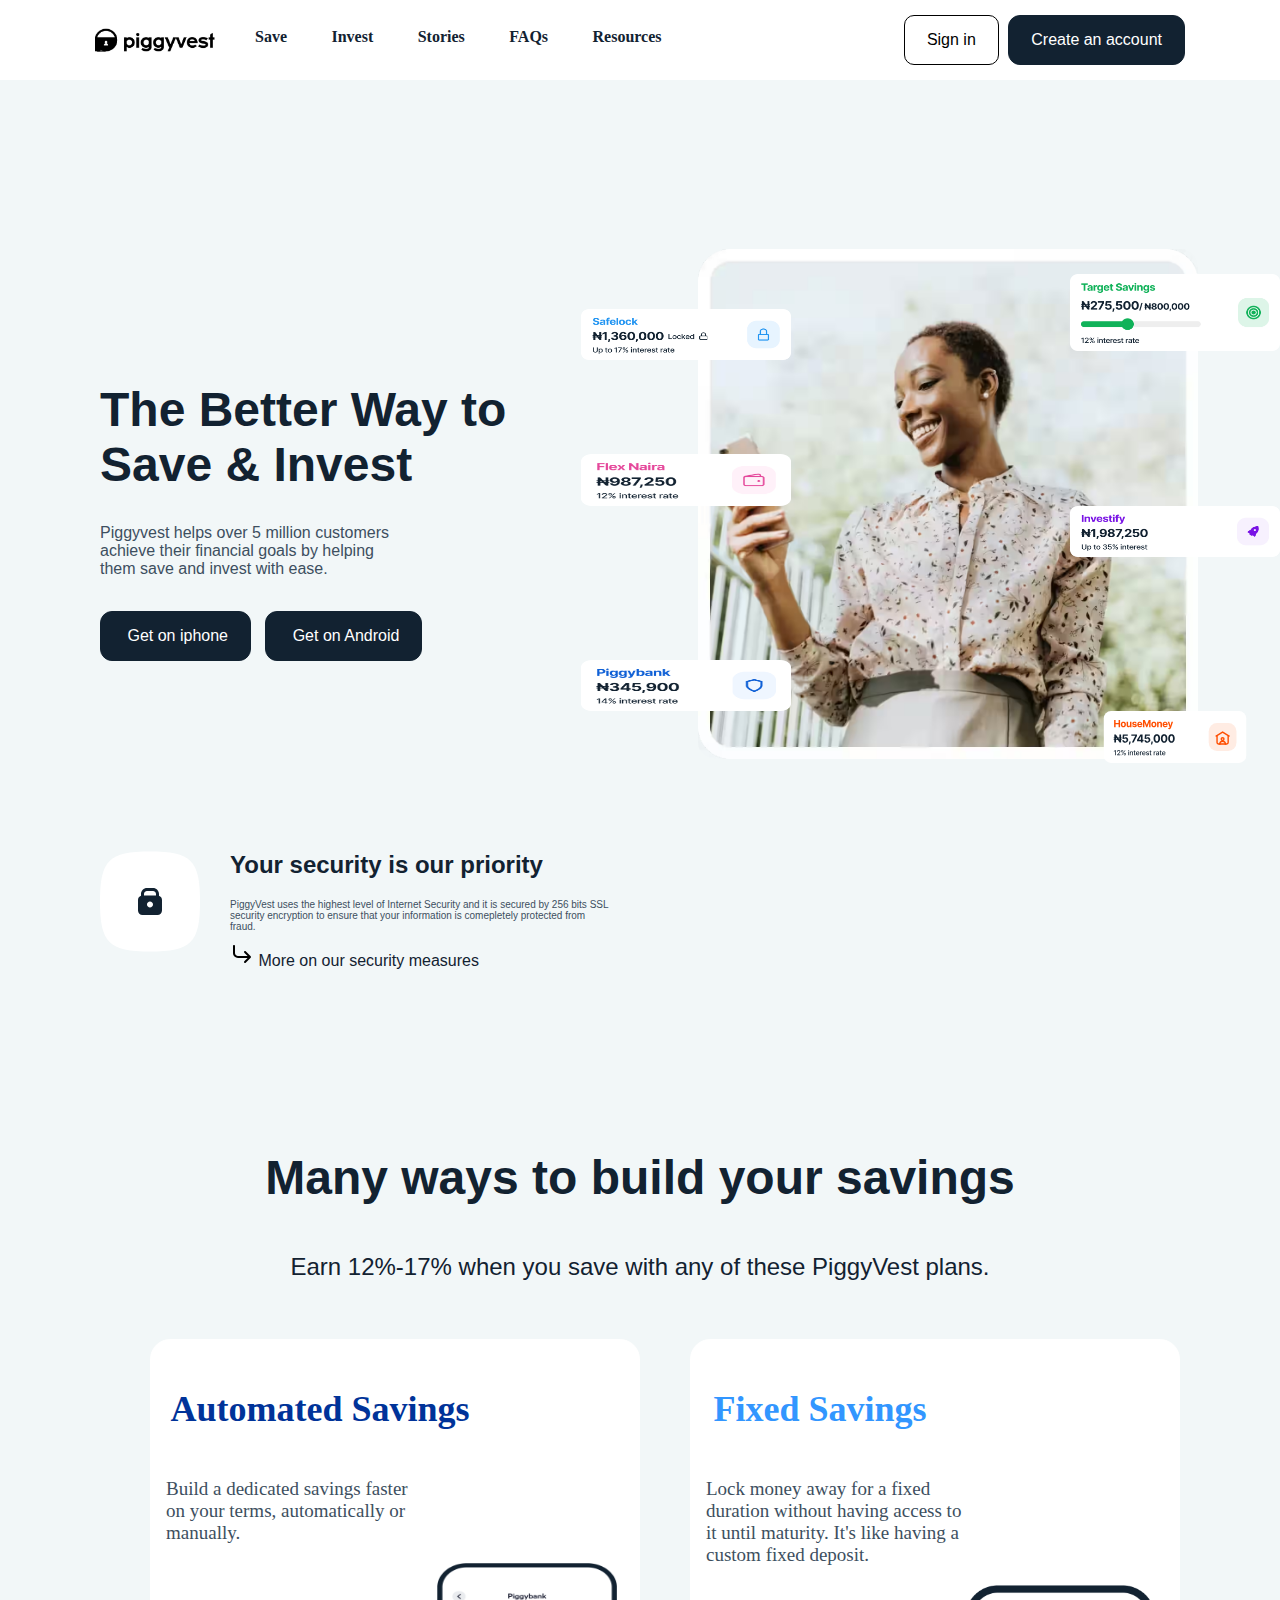
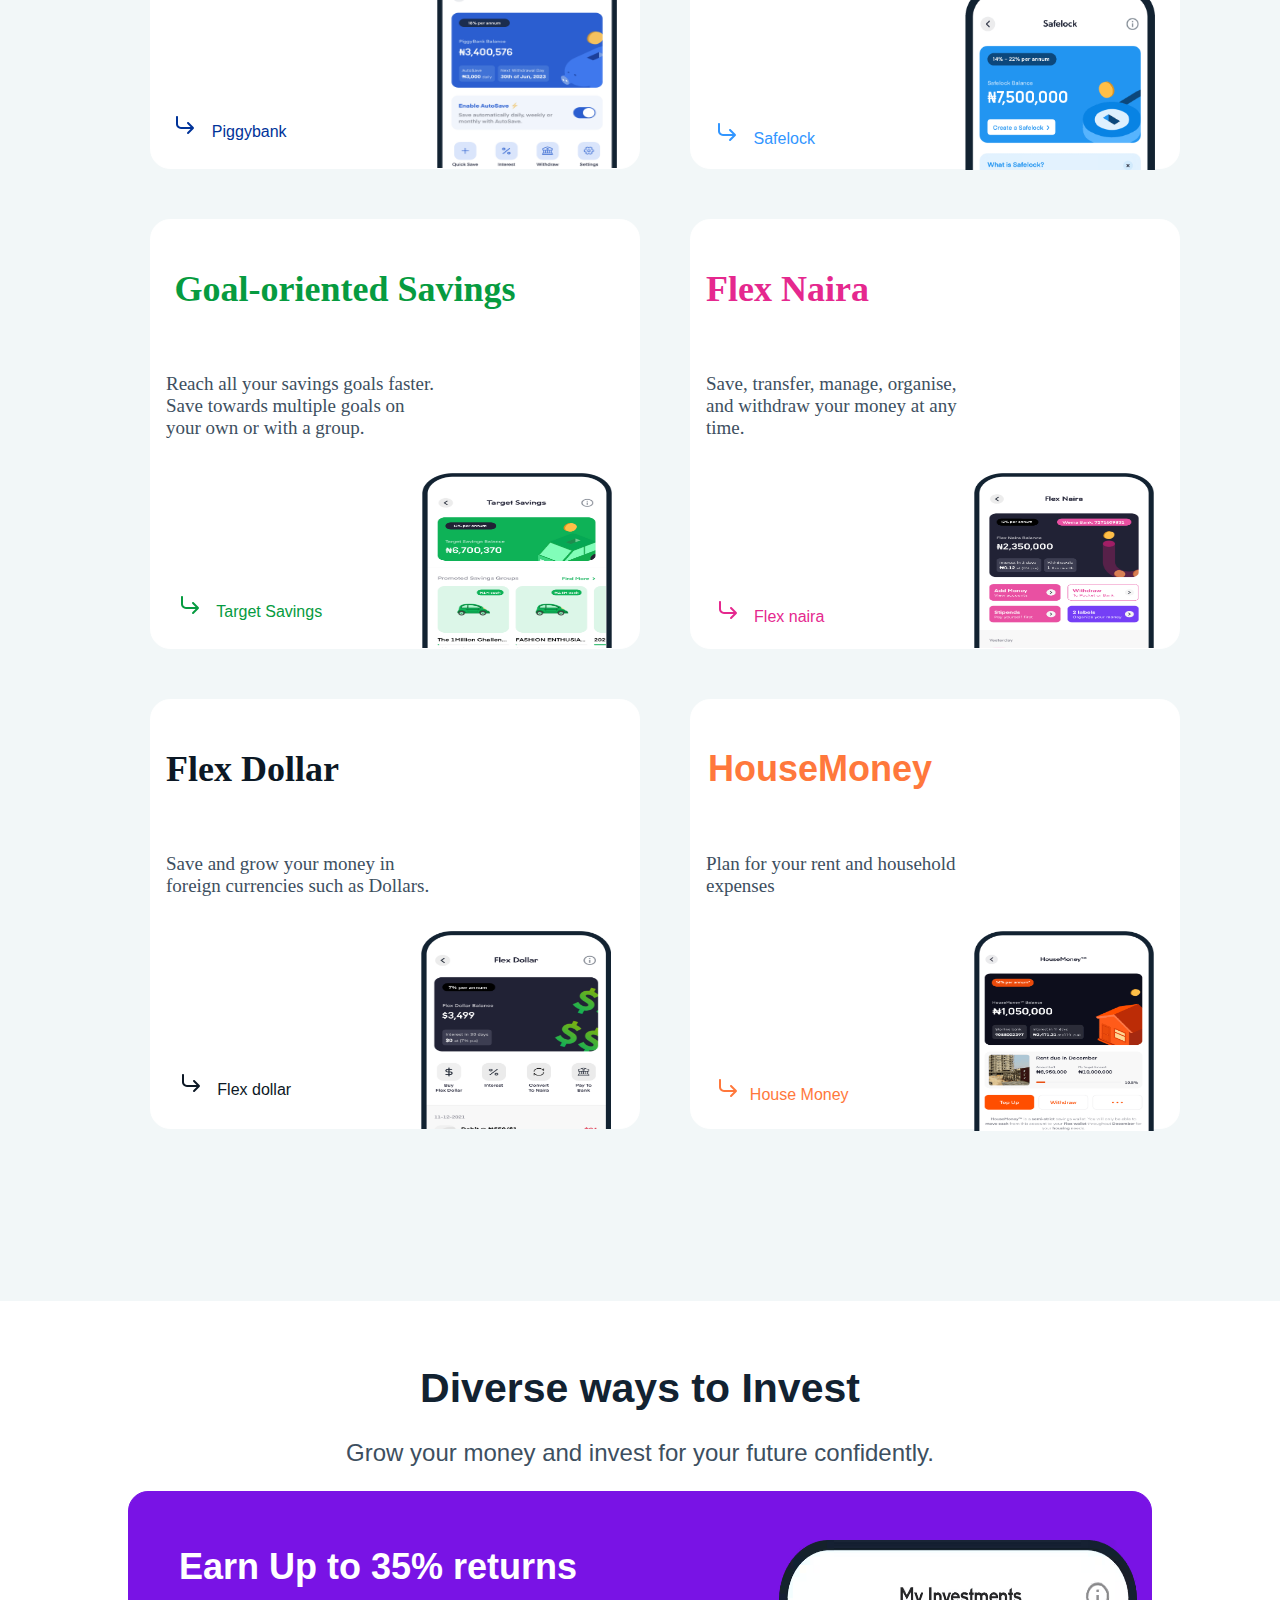
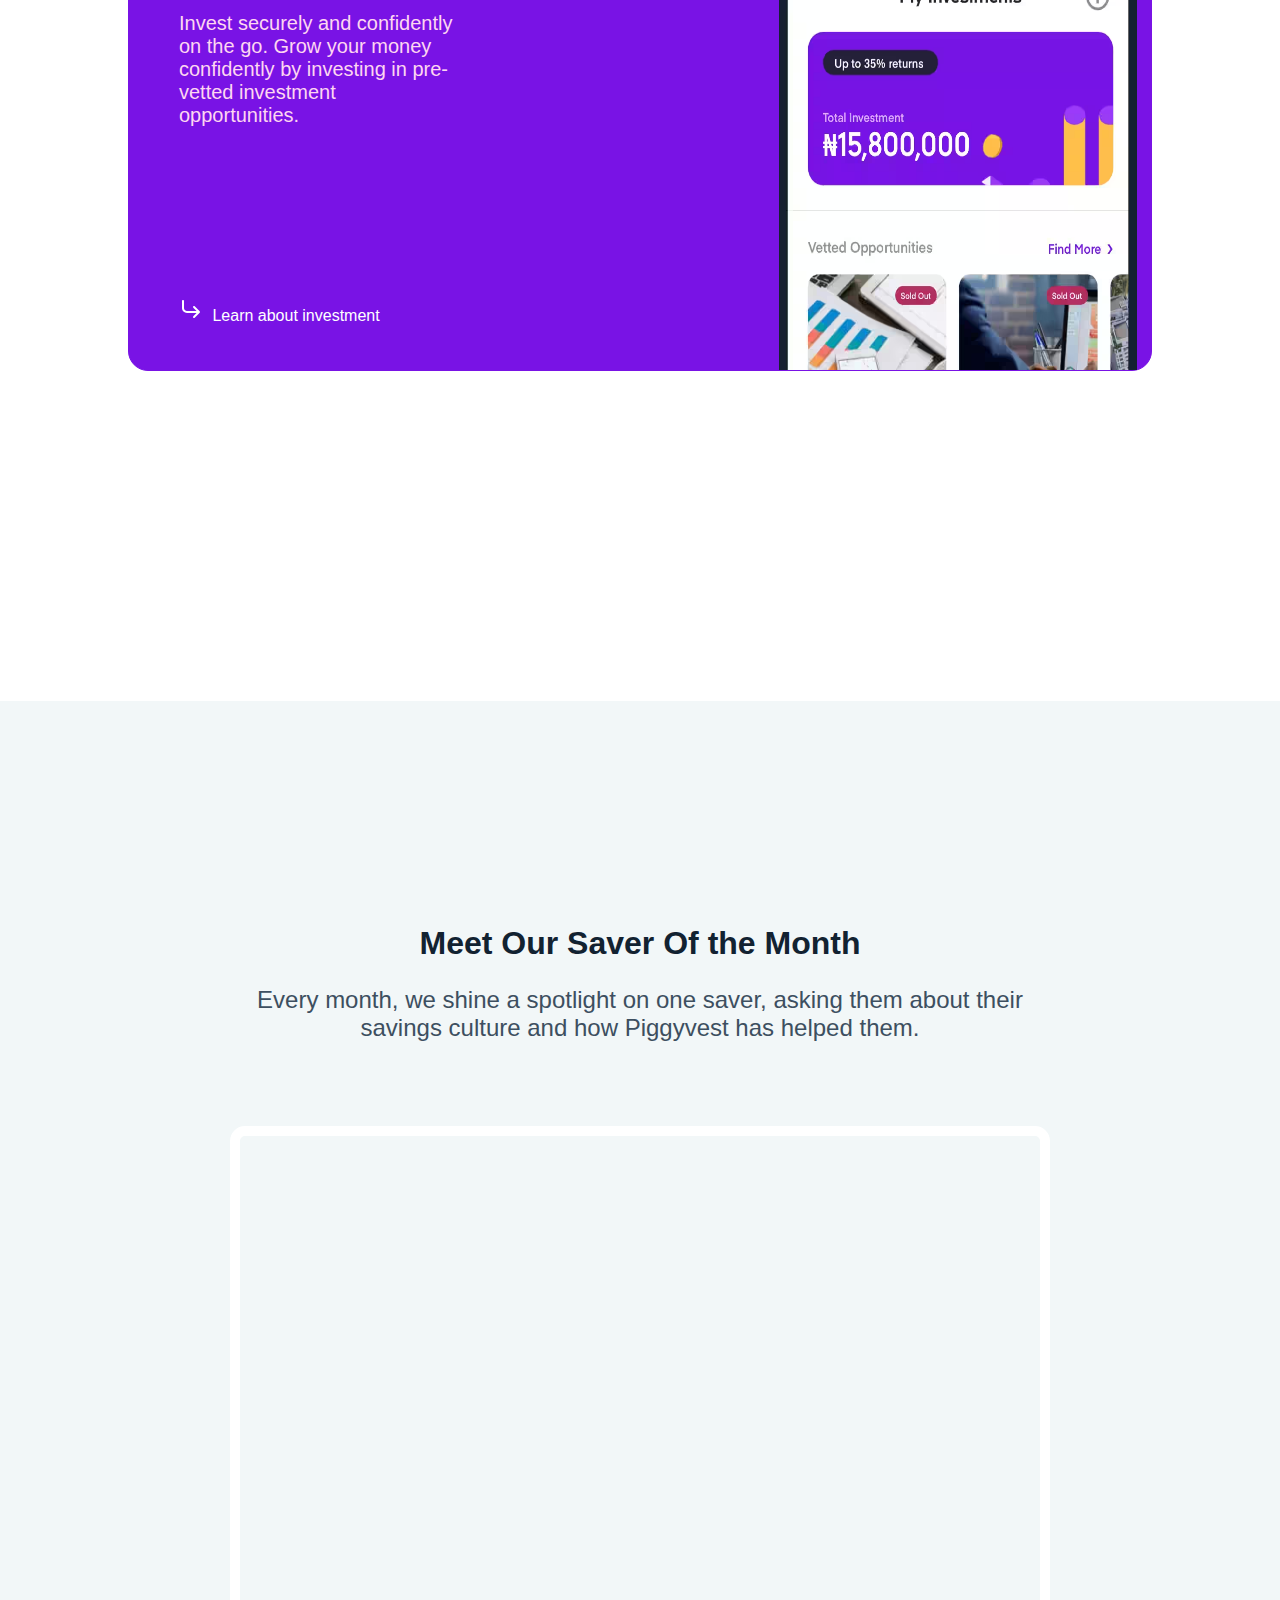
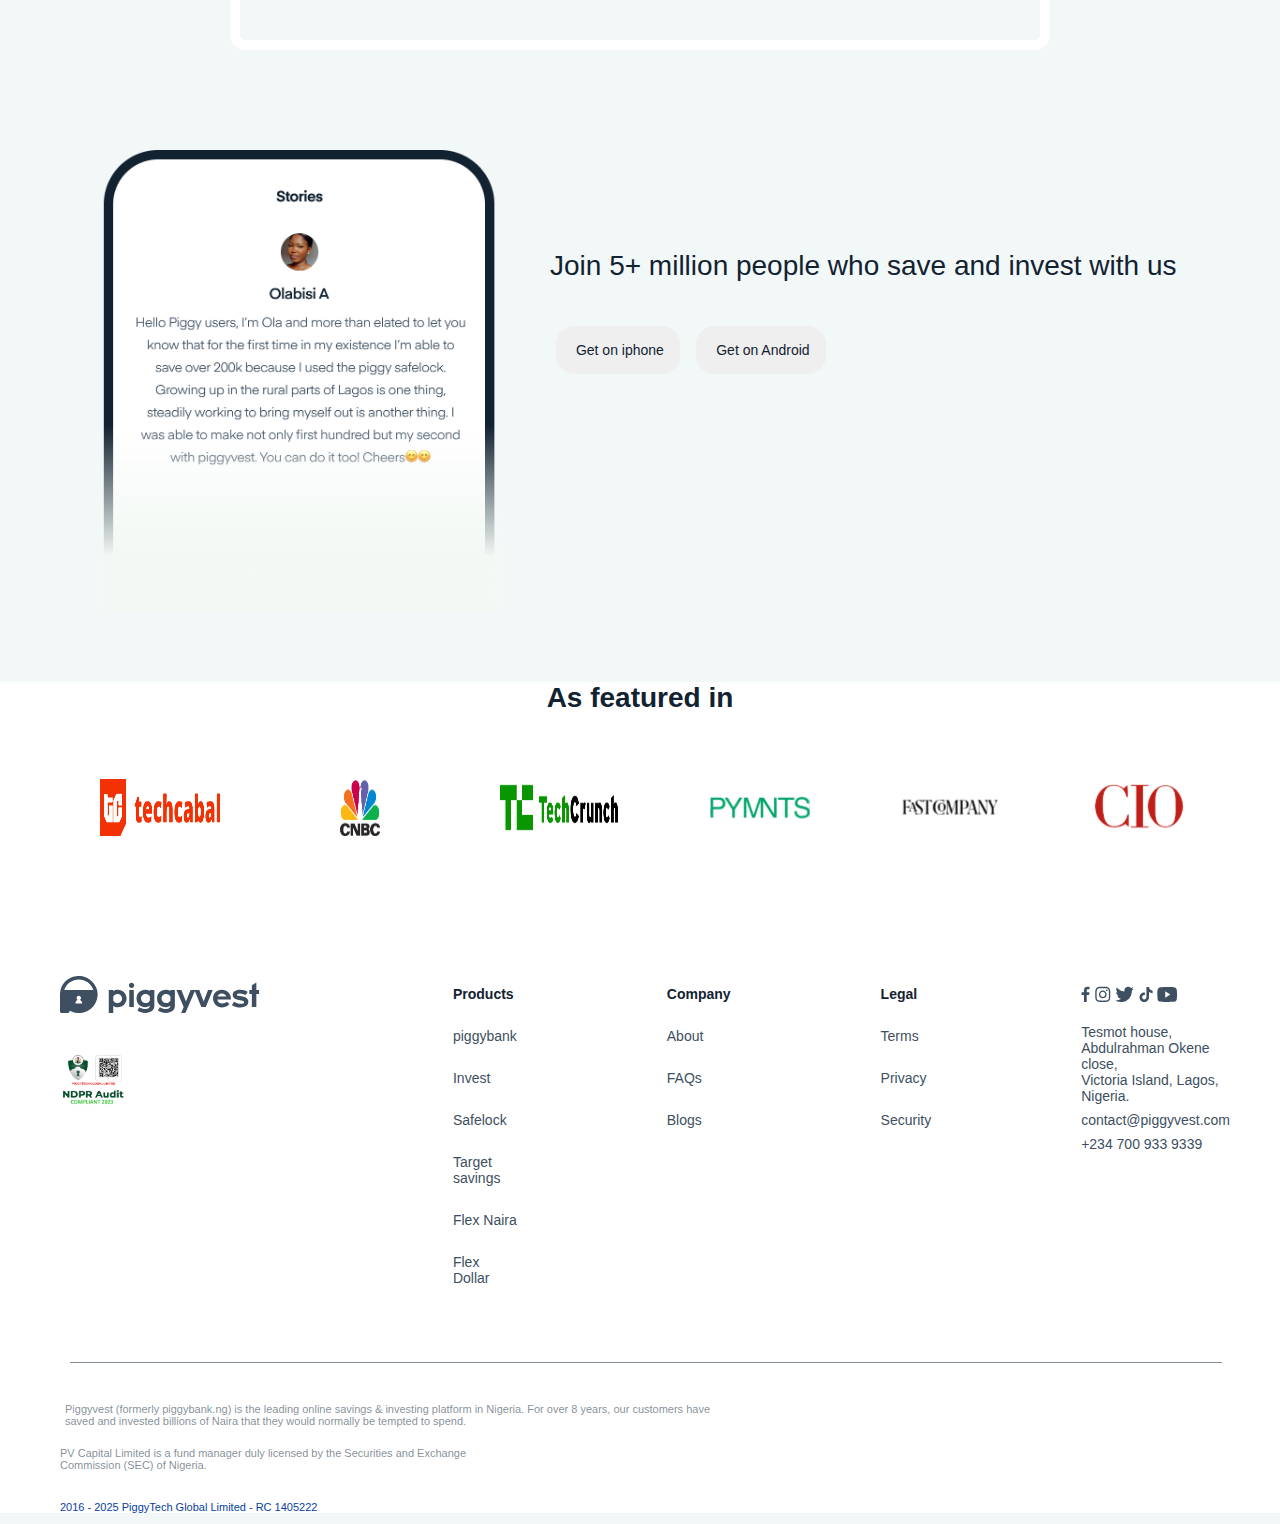
<file: index.html>
<!DOCTYPE html>
<html lang="en">
<head>
    <meta charset="UTF-8">
    <meta name="viewport" content="width=device-width, initial-scale=1.0">
    <title>piggy vest page 2</title>
    <link rel="stylesheet" href="./assets/style.css">
    <link rel="stylesheet"href="https://cdnjs.cloudflare.com/ajax/libs/font-awesome/6.6.0/css/all.min.css" integrity="sha512-Kc323vGBEqzTmouAECnVceyQqyqdsSiqLQISBL29aUW4U/M7pSPA/gEUZQqv1cwx4OnYxTxve5UMg5GT6L4JJg==" crossorigin="anonymous" referrerpolicy="no-referrer" />
</head>
<body> 
    <!-- Header design -->
     <header class="header">
        <div class="header-nav">
      <img src="assets/image/piggyvest 3.jpg" width="120px" alt="">
       <nav  class="navbar">
                <a href="#">Save</a>
                <a href="#">Invest</a>
                <a href="#">Stories</a>
                <a href="#">FAQs</a>
                <a href="#">Resources</a>
                </nav>
            </div>
            <div class="signin-div">
            <button class="Signin">Sign in</button>
            <button class="Create">Create an account</button>
        </div>
            </header> 

        <!-- <input type="checkbox" id="check">
       <label for="seen" class="close-menu"><i class="fa-solid fa-xmark"></i></label>
        <label for="check" class="open-menu"><i class="fa-solid fa-bars"></i></label> -->
 
    <!-- first Sections -->

    
        <section class="home-page">
            <div class="home-content">
        <h1>The Better Way to Save & Invest</h1>
<p>Piggyvest helps over 5 million customers <br>
     achieve their financial goals by helping <br>them save and invest with ease.</p>
    <button class="text-logo"><span><i class="fa-brands fa-apple" width="50px"></i></span> &nbsp;Get on iphone</button>
    <button class="text-logo"><span><i class="fa-brands fa-google-play"></i></span> &nbsp;Get on Android</button>
</div>

<div class="imgs">
<img class="header-img" src="assets/image/image 1.avif" alt="header img"style="opacity: 1; border-radius: 16px;width: 500px; height: unset; top: 0px; left: 0px;">
<div class="imgs-2">
    <img class="header-icon" src="assets/image/safelock img.png" alt="card-img" style="translate:none; rotate: none;scale: none; transform: translate(0px,0px);opacity: 1;">
    <img class="header-icon2" src="assets/flex N img.avif" alt="card-img" style="translate:none; rotate: none;scale: none; transform: translate(0px,0px);opacity: 1;">
    <img class="header-icon3" src="assets/piggyB img.avif" alt="card-img"style="translate:none; rotate: none;scale: none; transform: translate(0px,0px);opacity: 1;">
    <img class="header-icon4" src="assets/image/target s img.png" alt="card-img"style="translate:none; rotate: none;scale: none; transform: translate(0px,0px);opacity: 1;">
    <img class="header-icon5" src="assets/investify img.avif" alt="card-img" style="translate:none; rotate: none;scale: none; transform: translate(0px,0px);opacity: 1;">
    <img class="header-icon6" src="assets/housemoney img.svg" alt="card-img"style="translate:none; rotate: none;scale: none; transform: translate(0px,0px);opacity: 1;">
</div>
</div>
</section>


<div class="security-lock">
    <div class="logo">
<img src="assets/image/securitylock (2).svg">
</div>
<div>
<h2>
    Your security is our priority
</h2>
<p>
    PiggyVest uses the highest level of Internet Security and it is secured by 256 bits SSL <br> security encryption to ensure that your information is comepletely protected from fraud.
</p> 
<img src="assets/image/arrow-turn-down-right.svg" width="24px" alt="">
<a href="#"> More on our security measures</a> 
</div>
</div>
<!-- ============================= -->  
<!-- second section done -->
 <div class="content">
    <h3>Many ways to build your savings</h3>
    <p>Earn 12%-17% when you save with any of these PiggyVest plans.
    </p>
 </div>
 <!-- animation session -->
 <div class="container">
     <div class="first-box">
    <h4> 
    Automated Savings</h4> 
    <p>Build a dedicated savings faster <br>
         on your terms, automatically or <br>
          manually.
    </p>
    <div class="piggyimage">
        <div class="piggy-logo">
        <img src="assets/image/arrow-turn-down-right copy .svg" width="24px" alt="">
       <a href="#">Piggybank</a>
       </div>
       <img class="side-image" src="assets/image/one.png" width="180px" height="205x" alt="">
    </div>
</div>  
<!-- ======================================= -->
    <div class="second-box">
        <h4>
        Fixed Savings
        </h4>
        <p>Lock money away for a fixed <br>
            duration without having access to <br>
            it until maturity. It's like having a  <br>
            custom fixed deposit.
        </p> 
         <div class="safelock">
            <div class="safelock-logo">
        <img src="assets/image/arrow-turn-down-right copy  copy.svg" width="24px" alt="">
        <a href="#">Safelock</a>
    </div>
    <img class="safelock-img" src="assets/image/two.png" width="190px" height="185px" alt="">
 </div>
</div>

<!-- ======================== -->
 <div class="Third">
    <h4>
     Goal-oriented Savings
    </h4>
    <p>
        Reach all your savings goals faster. <br>
         Save towards multiple goals on <br>
          your own or with a group.
    </p> 
     <div class="Target-savings">
        <div class="Target-logo">
    <img src="assets/image/arrow-turn-down-right copy  copy 2.svg" width="24px" alt="">
    <a href="#">Target Savings</a>
</div>
<img class="Target-img" src="assets/image/four.png" width="190px" height="175px" alt="">
</div>
 </div> 
<!-- =============================== -->
 <div class="Fourth">
<h4>
Flex Naira
</h4>
<p>
 Save, transfer, manage, organise, <br>
  and withdraw your money at any  <br>
  time.
</p> 
<div class="flexnaira">
    <div class="flexnaira-logo">
<img src="assets/image/arrow-turn-down-right copy  copy 3.svg" width="24px" alt="">
<a href="#">Flex naira</a>
</div>
<img class="flexnaira-img" src="assets/image/Three.png" width="180px" height="175px" alt="">
 </div> 
 </div>
<!-- ========= -->
    <div class="Fifth-box">
    <h4>
    Flex Dollar
    </h4>
    <p>
 Save and grow your money in <br>
  foreign currencies such as Dollars.
    </p>
    <div class="flex-dollar">
        <div class="flex-dollar-logo">
    <img src="assets/image/arrow-turn-down-right copy  copy 4.svg" width="24px" alt="">
    <a href="#">Flex dollar</a>
</div>
<img class="flex-dollar-img" src="assets/image/five.png" width="190px" height="198px" alt="">
</div> 
</div>
<!-- ======================= -->
 <div class="sixth">
    <h4>
    HouseMoney
    </h4>
    <p>
       Plan for your rent and household <br>
       expenses
    </p> 
    <div class="HouseMoney">
        <div class="HouseMoney-logo">
    <img src="assets/image/arrow-turn-down-right copy  copy 5.svg" width="24px" alt="">
    <a href="#">House Money</a>
</div>
<img class="HouseMoney-img" src="assets/image/Six.png" width="180" height="200px" alt="">
</div> 
</div>  
 </div> 

<!-- ======================================== -->
<br><br><br><br>
<div class="white-bgrd"><br><br>
    <h1 class="diverse">Diverse ways to Invest</h1>
    <p class="grow">Grow your money and invest for your future confidently.</p>
    <div class="purple-bgrd">
    <h1>Earn Up to 35% returns</h1>
    <p>
    Invest securely and confidently <br>
    on the go. Grow your money <br>
    confidently by investing in pre- <br>
    vetted investment <br>
    opportunities. <br>
    </p>
     <div class="learnabout">
        <div  class="learnabout-logo">
            <img src="assets/image/arrow-turn-down-right copy  copy 6.svg" width="24px" alt="">
        <a href="#">Learn about investment</a>
        </div>
        <img class="learnabout-image" src="assets/purple image.avif">
    </div>
   </div>
</div>
</div><br>
<br><br><br><br><br><br><br>
<!-- =========== -->
<div class="best-saver">
    <h1>Meet Our Saver Of the Month</h1>
    <p>Every month, we shine a spotlight on one saver, asking them about their <br>
         savings culture and how Piggyvest has helped them.</p>
</div>
<div class="video-div">
   <div class="video-div2">
<iframe class="iframe" width="800" height="500" src="https://www.youtube.com/embed/9KUFcATNEtk?si=FCV2m8ekFzoYcHLY" title="YouTube video player" frameborder="0" allow="accelerometer; autoplay; clipboard-write; encrypted-media; gyroscope; picture-in-picture; web-share" referrerpolicy="strict-origin-when-cross-origin" allowfullscreen></iframe>
</div>
</div>
<!-- ================================================-->
    <div class="Writeup">
        <div class="Olabisi-pics">
        <img src="assets/Olabisi writeup.png" alt="" width="400px">
    </div>
    <div class="join-content">
        <div>Join 5+ million people who save and invest with us</div>
        <br>
        <button ><span><i class="fa-brands fa-apple" width="50px"></i></span> &nbsp;Get on iphone</button>
        <button ><span><i class="fa-brands fa-google-play"></i></span> &nbsp;Get on Android</button> 
    </div>
</div>
<!-- Featured header -->
 <div class="back-container">
    <div class="header-container"> 
<h6 class="featured-header">As featured in</h6>
</div>
<div class="featured-images">
    <img src="assets/tclogo@2x.png" alt="" width="120px">
 <img src="assets/Cnbc.png" alt="" width="100px">
    <img src="assets/Tech crunch.png" alt="" width="120px">
    <img src="assets/pym-removebg-preview.svg" alt="" width="100px">
    <img src="assets/fast.svg" alt="" width="100px">
    <img src="assets/cio.svg" alt="" width="100px">
</div>
<!--============================== -->
<div class="bigger-div">
<Div class="Logos">
<div>
    <img src="assets/new piggy.svg" width="200px" alt=""  src="assets/compliance-27923b9c92565dcd4d9750070c39f3a3 (1).avif" alt="" width="5%">
</div><br> <br>
<div>
    <img src="assets/compliance-27923b9c92565dcd4d9750070c39f3a3 (1).avif" alt="" width="20%">
</div>
</Div>
<!-- ===================== -->
    <div class="parent-div">
<div class="Products">
    <div class="header-tag"> <b>Products</b></div><br>
    <div class="header-i">piggybank</div><br>
    <div class="header-i">Invest</div><br>
    <div class="header-i">Safelock</div><br>
    <div class="header-i">Target savings <br> </div> <br>
    <div class="header-i">Flex Naira</div><br>
    <div class="header-i">Flex Dollar</div><br>
</div> 
<div class="Company">
    <div class="header-tag"><b>Company</b></div><br>
    <div class="header-i">About</div><br>
    <div class="header-i">FAQs</div><br>
    <div class="header-i">Blogs</div><br>
</div>
<div class="Legal">
    <div class="header-tag"> <b>Legal</b></div><br>
    <div class="header-i">Terms</div><br>
    <div class="header-i">Privacy</div><br>
    <div class="header-i">Security</div><br>
</div>
<div class="picts">
    <div class="pictures-div">
<img src="assets/image/facebook F.svg" alt="">
<img src="assets/image/insta G.svg" alt="">
<img src="assets/image/Twitter T.svg" alt="">
<img src="assets/image/bluetooth icon.svg" alt="">
<img src="assets/image/play P.svg" alt="">
    </div> <br>
    <div>
        <p class="tesmot-para">Tesmot house, Abdulrahman Okene close, <br>
             Victoria Island, Lagos, Nigeria.</p>
   <p class="tesmot-para">contact@piggyvest.com</p>
   <p class="tesmot-para">+234 700 933 9339</p>
    </div>
</div>
</div>
</div>
<div class="line"></div>
<div class="About">
    <p class="About-para">Piggyvest (formerly piggybank.ng) is the leading online savings & investing platform in Nigeria. For over 8 years, our customers have <br>
        saved and invested billions of Naira that they would normally be tempted to spend.</p>
<p class="About-para1">PV Capital Limited is a fund manager duly licensed by the Securities and Exchange <br>
     Commission (SEC) of Nigeria.</p>
<p class="About-para2">2016 - 2025 PiggyTech Global Limited - RC 1405222</p>
</div>
</div>
</body>
</html>
</file>
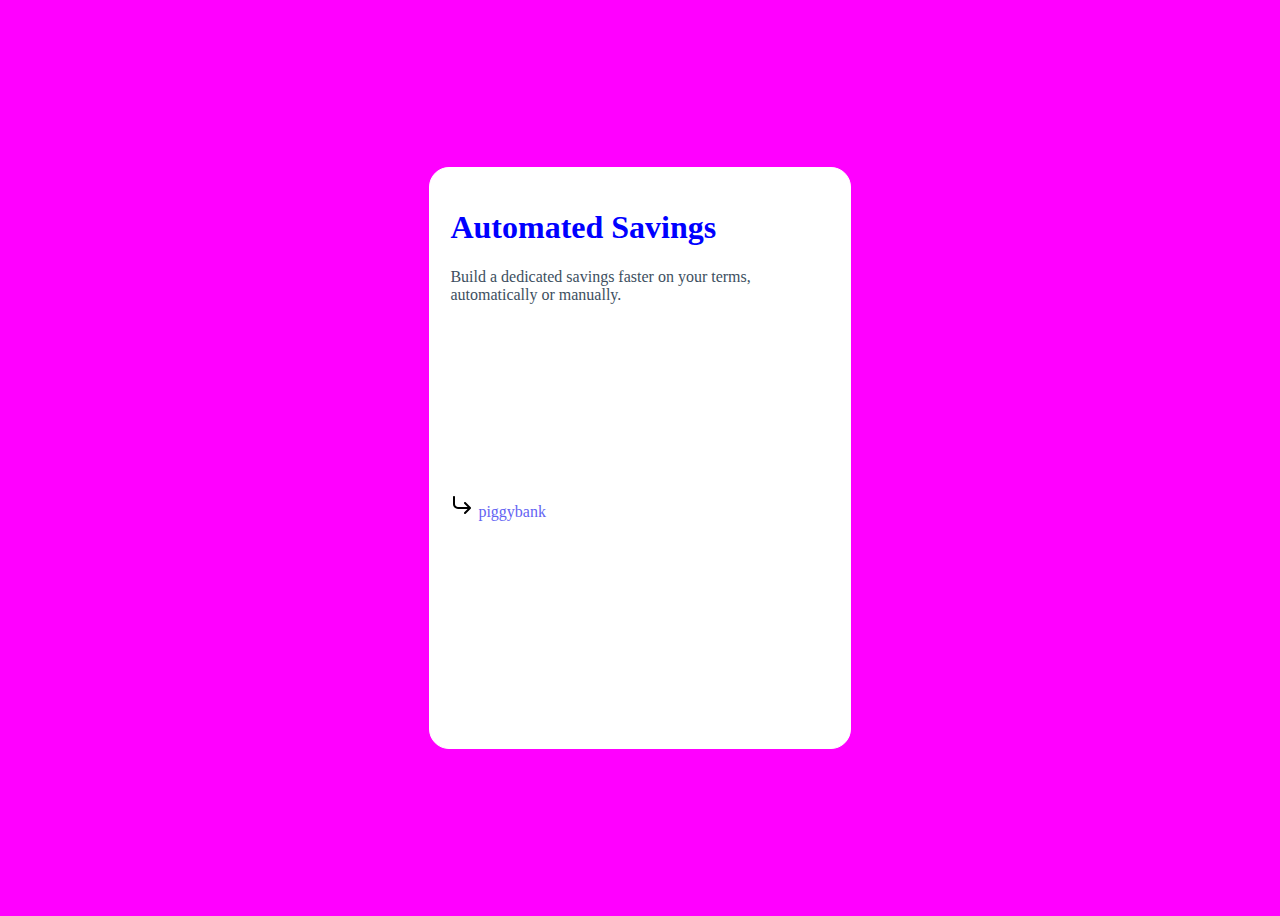
<file: assets/practice.html>
<!DOCTYPE html>
<html lang="en">
<head>
    <meta charset="UTF-8">
    <meta name="viewport" content="width=device-width, initial-scale=1.0">
    <title>Document</title>
   <link rel="stylesheet" href="./style2.css">
</head>
<body>
   <!-- <div class="container">
<div class="hover-effect">
<img src="./image/image 1.avif" width="20%" alt="" class="image">
<span class="text">Hover over me!</span>
</div>
   </div>  -->

<div class="container">
   <div class="wrapper">
   <h1>Automated Savings</h1>
   <p>Build a dedicated savings faster on your terms, automatically or manually.</p>
      <img src="image/arrow-turn-down-right.svg" class="image" width="24px" alt="">
   <a href="#">piggybank</a>
</div>
</div>
</body>
</html>
</file>
<file: assets/style.css>
* {
  box-sizing: border-box;
}

body {
  margin:0;
  background-color: #f2f7f8;
  font-family: Arial, Helvetica, sans-serif;
}

.header {
  position: fixed;
  /* top: 0;
  left: 0; */
  padding: 15px;
  background-color: #ffff;
  display: flex;
  justify-content: space-between;
  align-items: center; 
  z-index: 100;
  width: 100%;
}
/* .logo {
  width: 20%;
  height: 40px;
} */
.header-nav{
 display: inline-flex;
 justify-content: center;
  /* padding-top: 10px; */
}
 .navbar a {
   font-weight: 600;
  text-decoration: none;
  color: #122231;
  font-family: "Jakarta Sans", serif;
  font-size: 16px;
  margin-left: 40px;
  /* margin-right: auto; */
  /* padding-top: 10px; */
  /* gap: 5px; */
} 
.header-nav img{
  margin-left: 80px;
}
.signin-div{
  margin-right: 80px;
}
.Signin {
  padding: 15px 22px;
  color: black;
  border: 1px solid black;
  font-size: 16px;
  background-color: #ffff;
  border-radius: 10px;
  margin-right: 5px;
}

.Create {
  border: 1px solid #122231;
  border-radius: 12px;
  background-color: #122231;
  padding: 15px 22px;
  font-size: 16px;
  text-align: center;
  color: white;
  font-size: 16px;
}

/* ================== */
.home-page {
  display: flex;
  justify-content: center;
  align-items: center;
  padding: 100px 100px;
  width: 100%;
}

 .home-content {
  font-size: 3.2rem;
  margin-right: 80px;
  width: 500px;
  margin-top: 250px;
  margin-bottom: 250px;
  
} 

.home-content h1 {
  color: #122231;
  font-size: 48px;
  /* margin-bottom: 150px; */
}

.home-content p {
  color: #3d4f60;
  font-size: 16px;
   /* margin-bottom: 150px; */
   font-family: sans-serif;
} 

.text-logo {
  border: 1px solid #122231;
  border-radius: 12px;
  background-color: #122231;
  padding: 15px 22px;
  font-size: 16px;
  /* text-align: center; */
  color: white;
  font-size: 16px;
}

.text-logo:hover {
  background-color: black;
  cursor: pointer;
}

.imgs {
  position: relative;
  z-index: 1;
  width: 465px;
  height: unset;
  top: 100%;
  /* margin-left: 150px; */
  margin: auto;
}

.header-icon {
  position: absolute;
  z-index: 1;
  width: 210px;
  height: 10%;
  top: 60px;
  right: 80%;
}

.header-icon2 {
  position: absolute;
  z-index: 1;
  width: 210px;
  height: 10%;
  top: 40%;
  right: 80%;
}

.header-icon3 {
  position: absolute;
  z-index: 1;
  width: 210px;
  height: 10%;
  top: 80%;
  right: 80%;
}

.header-icon4 {
  position: absolute;
  z-index: 1;
  width: 210px;
  height: 15%;
  top: 5%;
  left: 80%;
}

.header-icon5 {
  position: absolute;
  z-index: 1;
  width: 210px;
  height: 10%;
  top: 50%;
  left: 80%;
}

.header-icon6 {
  position: absolute;
  z-index: 1;
  width: 210px;
  height: 10%;
  top: 90%;
  left: 80%;
}

.security-lock {
  display: flex;
  margin-top: -180px;
  width: 40%;
  margin-left: 100px;
}

.security-lock h2 {
  font-size: 24px;
  color: #122231;
}

.security-lock p {
  font-family:sans-serif;
  font-size: 10px;
  color: #3d4f60;
}

.logo {
  margin-top: 20px;
  margin-right: 30px;
}

.security-lock a {
  text-decoration: none;
  color: #122231;
  font-size: 16px;
}

/* =================================================== */
.content {
  /* align-items: center;
  justify-content: center; */
  text-align: center;
  margin-top: 180px;
}

.content h3 {
  font-size: 48px;
  color: #122231;
}

.content p {
  font-size: 24px;
  color: #122231;
  margin: 18px 0 58px;
}

/* =========================== */
.container {
  align-items: center;
  justify-content: center;
  text-align: center;
  margin-bottom: 50px;
  display: flex;
  flex-wrap: wrap;
}

/* .wrapper {
  display: flex;
  margin-left: 200px;
  padding: 10px;
} */

.first-box{
    border-radius: 20px;
    background-color: white;
    border: 1px solid white;
    width: 490px;
    height: 430px;
    margin-left: 50px;
    margin-bottom: 50px;
  } 
  .first-box h4{
    color: #003399;
   font-size: 36px;
   font-family: "Jakarta Sans", serif;
   margin-right: 150px;
   padding: auto;
  }

  .first-box p{
    color: #3d4f60;
    font-size: 19px;
    font-family: "Jakarta Sans", serif;
    text-align: left;
    padding-left: 15px;
    margin-right: 150px;
    font-size: 19px;
    font-family: "Jakarta Sans", serif;
  }
     .piggyimage{
    display: inline-flex;
  } 
  .piggyimage a{
    text-decoration: none;
    color: #003399;
   margin-left: 10px;
  }
  .piggy-logo{
    margin-top: 150px;
  }
    .side-image{
    margin-left: 150px;
   } 
  .first-box:hover{
    background-color:  #588cf5;
    cursor: pointer;
    transition: 2s;
  }
 /* ======================= */
 .second-box{
  border-radius: 20px;
  background-color: white;
  border: 1px solid white;
  width: 490px;
  height: 430px;
  margin-left: 50px;
  margin-bottom: 50px;
  padding: auto;
  }
  .second-box h4{
    color: #3296ff;
   font-size: 36px;
   font-family: " Jakarta Sans", serif;
   margin-right: 230px;
  }
  .second-box p{
    color: #3d4f60;
    font-size: 19px;
    font-family: " Jakarta Sans", serif;
    text-align: left;
    margin-right: 150px;
    padding-left: 15px; 
  }
  .safelock{
    display: inline-flex;
  }
  
     .second-box a{
    text-decoration: none;
    color:#3296ff;
     margin-left: 10px; 
  }  
  .safelock-logo{
    margin-top: 135px;
  }
    .safelock-img{
    margin-left: 150px;
   }
   .second-box:hover{
    background-color:#c9e0fa ;
    cursor: pointer;
    transition: 2s;
  } 
  /* ============================= */
  .Third{
    border-radius: 20px;
    background-color: white;
    border: 1px solid white;
    width: 490px;
   height: 430px;
    margin-left: 50px;
    margin-bottom: 50px;
  }
  .Third h4{
    color: #069B40;
   font-size: 36px;
   font-family: " Jakarta Sans", serif;
   margin-right: 100px;
  }
  .Third p{
    color: #3d4f60;
    font-size: 19px;
    font-family: " Jakarta Sans", serif;
    text-align: left;
    margin-right: 150px;
    padding: 15px;
  }
  .Target-savings{
    display: inline-flex;
  }
  
     .Third a{
    text-decoration: none;
    color:#069B40;
     margin-left: 10px; 
  }  
  .Target-logo{
    margin-top: 120px;
  }
    .Target-img{
    margin-left: 100px;
   }   
   .Third:hover{
    background-color:#94f7ba;
    cursor: pointer;
    transition: 2s;
  } 

  /* ================== */
  .Fourth{
    border-radius: 20px;
    background-color: white;
    border: 1px solid white;
    width: 490px;
   height: 430px;
    margin-left: 50px;
    margin-bottom: 50px;
  }
  .Fourth h4{
   color: #E5288E;
   font-size: 36px;
   font-family: " Jakarta Sans", serif;
   margin-right: 295px;
  }
  .Fourth p{
   color: #3d4f60;
    font-size: 19px;
    font-family: " Jakarta Sans", serif;
    text-align: left;
    margin-right: 150px;
    padding: 15px;
  }
  .Fourth a{
    text-decoration: none;
    color:#E5288E;
    margin-left: 10px;
  }  
    .flexnaira{
      display: inline-flex;
    }
  .flexnaira-logo{
    margin-top: 125px;
  }
    .flexnaira-img{
    margin-left: 150px;
   }   
   .Fourth:hover{
    background-color:#f79ccc;
    cursor: pointer;
    transition: 2s;
  } 
  /* ====================== */
  .Fifth-box{
    border-radius: 20px;
    background-color: white;
    border: 1px solid white;
    width: 490px;
    height: 430px;
    margin-left: 50px;
    margin-bottom: 50px;
  }
  .Fifth-box h4{
   color: #0c1825;
   font-size: 36px;
   font-family: " Jakarta Sans", serif;
   margin-right: 285px;
  }
  .Fifth-box p{
    color: #3d4f60;
    font-size: 19px;
    font-family: " Jakarta Sans", serif;
    text-align: left;
    margin-right: 150px;
    padding: 15px;
  }
  .Fifth-box a{
    text-decoration: none;
    color:#0c1825;
    margin-left: 10px;
    /* margin-top: 10px; */
  }  
  .flex-dollar{
    display: inline-flex;
  }
  .flex-dollar-img{
    margin-left: 130px;
  }
  .flex-dollar-logo{
    margin-top: 140px;
  }
  
   .Fifth-box:hover{
    background-color:#e0eaf5;
    cursor: pointer;
    transition: 2s;
  } 
/* ========================= */
  .sixth{
    border-radius: 20px;
    background-color: white;
    border: 1px solid white;
    width: 490px;
    height: 430px;
    margin-left: 50px;
    margin-bottom: 50px;
  }
   .sixth h4{
    color: #FF783C;
    font-size: 36px;
    margin-right: 230px;
   }
    .sixth p{
    color: #3d4f60;
    font-size: 19px;
    font-family: " Jakarta Sans", serif;
    text-align: left;
    margin-right: 150px;
    padding: 15px;
   }
   .sixth a{
     text-decoration: none;
     color:#FF783C;
     margin-left: 5px;
   } 
     .HouseMoney{
      display: inline-flex;
     }
    .HouseMoney-img{
      margin-left: 125px;
    }
    .HouseMoney-logo{
      margin-top: 145px;
    }
    .sixth:hover{
      background-color:#f3cab9;
      cursor: pointer;
      transition: 2s;
    } 
  /* ============================ */
  .white-bgrd {
    background-color: #fff;
    width: 100%;
    height: 1000px;
  }
.diverse{
  text-align: center;
  color: #122231;
  font-size: 41px;
}
.grow{
  text-align: center;
  color: #3d4f60;
  font-size: 24px;
}
.purple-bgrd h1{
  color: #ffff;
  font-size: 36px;
  margin-left: 50px;
}
.purple-bgrd{
  height: 480px;
  background-color: #7913E5;
border: 1px solid #7913E5;
border-radius: 20px;
max-width: 100%;
width: 80%;
margin: auto; 
padding-top: 30px;
position: relative;
/* overflow: hidden; */
}
.purple-bgrd p{
  color: #FED6F1;
  font-size: 20px;
  font-family: sans-serif;
  /* margin-top: 50px; */
margin-left: 50px;
}
.learnabout{
  display: inline-flex;
}
.learnabout-logo{
  margin-top: 150px;
  margin-left: 50px;
}
.learnabout a{
  margin-left: 5px;
  color: #fff;
  font-size: 16px;
  text-decoration: none;
}
.learnabout-image{
  margin-left: 650px;
  position: absolute;
/* vertical-align: bottom;
object-fit: contain; */
width: 35%;
height: 90%;
bottom: 0;
} 
.best-saver{
  justify-content: center;
  align-items: center;
text-align: center;
margin-top: 80px;
} 
.best-saver h1{
  color: #122231;
  font: 48px;
  margin: 0px 0px 15px;
}
.best-saver p{
  color: #3d4f60;
  font-size: 24px;
  font-family: sans-serif;
}

.video-div{
  text-align: center;
  justify-content: center;
  align-content: center;
  align-items: center;
}
.video-div2{
  border: 10px solid white;
  border-radius: 15px;
  display: inline-block;
  margin-bottom: 100px;
  margin-top: 60px;
  /* text-align: center; */
}

.Writeup{
  display: flex;
  margin-left: 100px;
}

.join-content{
  margin-left: 50px;
  margin-top: 100px;
}
.join-content div{
  font-size: 28px;
  color: #122231;
}
.join-content button{
  color: #122231;
  border: solid 1px  #f2f7f8;;
  border-radius: 20px;
  font-family: sans-serif;
  font-size: 14px;
  margin: 25px 5px;
  padding: 16px 16px;
}
.back-container{
  background-color: #fff;
}
.featured-header{
  text-align: center;
  font-size: 28px;
  color: #122231;
}
.featured-images{
  display: flex;
  gap: 90px;
  margin-left: 100px;
  margin-bottom: 100px;
}
.bigger-div{
  display: flex;
}
.Logos{
  flex-direction: column;
  margin-left: 60px;
  margin-top: 40px;
}
.picts{
  justify-content: space-between;
}
.pictures-div{
  justify-content:space-between ;
}
.parent-div{
  display: flex;
  gap: 150px;
  padding: 50px;
}
.header-tag{
  color: #122231;
  font-size: 14px;
  margin: 0px 0px 8px;
}
.header-i {
  color: #3d4f60;
  font-size: 14px;
  font-family: sans-serif;
  margin: 0px 0px 8px;
}

.tesmot-para{
  color: #3d4f60;
  font-size: 14px;
  font-family: sans-serif;
  margin: 0px 0px 8px;
}
.line{
  border-top: 1px solid  #3d4f60A6;
     /* padding: 10px; */
     width: 90%;
     margin-left: 70px;
     margin-right:70px ;
     margin-bottom: 40px;
    }

.About-para{
  font-size: 11px;
  color: #3d4f60A6;
  font-family: sans-serif;
  margin-left: 65px;
  margin-bottom: 20px;
}
.About-para1{
  font-size: 11px;
  color: #3d4f60A6;
  font-family: sans-serif;
  margin-left: 60px;
  margin-bottom: 30px;
}
.About-para2{
  font-size: 11px;
  color: #083E9E;
  font-family: sans-serif;
  margin-left: 60px;
}
/* ===MEDIA QUERY */
@media only screen and (max-width:980px){
  .container{
    display: block; 
    /* justify-content: center;
    align-items: center;  */
    width: 50%;
    margin: auto;
  }
  .header-nav img{
    margin-left: 20px;
  }
  .signin-div{
    margin-right: 50px;
  } 
  .Signin{
    display: none;
  }
  .navbar a {
    display: none;
  }
  .home-page{
    display: block;
    justify-content: center;
    align-items: center;
    margin-bottom: 200px;
  }
   .home-content{
    /* margin-left: 200px; */
    display: block;
    justify-content: center;
    align-items: center;
    margin: auto;
    text-align: center;
    margin-left: 50px;
    margin-bottom: 100px;
  } 
  .imgs{
    margin-bottom: 120px;
    margin: auto;
    margin-left: 70px;
      }
  .security-lock{
    display: block;
      justify-content: center;
    align-items: center;
    margin-left: 320px;
  }
  .content h3 {
   margin-left: 300px;
  } 
  .content p {
    margin-left: 300px;
   } 
  .Writeup{
    display: block;
    width: 50%;
    margin: auto;
  }
  .back-container{
    width: 100vh;
  }
  .featured-images{
    width: 50%;
   flex-wrap: wrap;
  }
  .bigger-div{
    flex-direction: column;
  }
.parent-div{
  flex-wrap: wrap;
}
.best-saver h1{
   margin-left: 70px;
}
.best-saver p{
  margin-left: 70px;
}
 /* .iframe{
  width: 100vh;
  height: 100vh;
}  */
.white-bgrd{
  width: 100vh;
  margin: auto;
}
.purple-bgrd{
  margin-left: 20px;
  width: 100%;
  height: 60%;
  margin: auto;
  position: relative;
}
.purple-bgrd h1{
  text-align: center;
}
.purple-bgrd p{
  text-align: center;
  font-size: 19px;
    font-family: "Jakarta Sans", serif;
}
 .learnabout{
  display: flex;
  flex-direction: column;
  position: absolute;
  justify-content: center;
  align-items: center;
  bottom: 0;
} 
.learnabout-logo{
  margin-bottom: 20px;
  margin-left: 10px;
}
.learnabout-image{
 max-width: 50%;
  position: relative;
  bottom: 0;
  margin-left: 20px;
  height: 10%;
}
.line{
  width: 70%;
}
}
</file>
<file: assets/style2.css>
/* body{
    display: flex;
    justify-content: center;
    align-items: center;
    height: 100vh;
    margin: 0;
    background-color:blue;
}
.container{
    position: relative;
}
.hover-effect{
    position: relative;
    width: 300px;
    height: 200px;
    overflow: hidden;
    border-radius: 20px;
}
.image{
    width: 100%;
    height: 100%;
    transition: opacity 0.5s ease;
}
.text{
    position: absolute;
    top: 50%;
    left: 50%;
    transform: translate(-50,-50%);
font-size: 24px;
color: white;
text-align: left;
z-index: 1;
transition: opacity 0.5s ease;
}
.hover-effect:hover.image{
    opacity: 0;
}
.hover-effect:hover.text{
    opacity: 0;
}
.hover-effect:hover::before{
    content: "";
    position: absolute;
    top:0;
    left: 0;
    width: 100%;
    height: 100%;
    background-image:url(image/safelock\ img.png);
    background-size: cover;
    background-position: center;
    transition: 0.5s ease;
    opacity: 1;
    z-index: 0;
}
.hover-effect:hover::after{
    content:"new text";
    position: absolute;
    top:50%;
    left: 50%;
    transform: translate(-50%,-50%);
    font-size: 24px;
    color: white;
    text-align: center;
    z-index: 2;
    transition: opacity 0.5s ease;
    opacity: 1;

}
/* n */

 body{
    background-color: magenta;
 }
.container{
    display: flex;
    justify-content: center;
    align-items: center;
    height: 100vh;
    margin: 0;
    position: relative;
}
.wrapper{
    position: absolute;
    width: 30%;
    height: 60%;
    border-radius: 20px;
    background-color: white;
    border: 1px solid white;
    padding: 20px;
    opacity: 1;
    overflow: visible;
}
.wrapper:hover{
background-color: blue;
border: 1px solid blue;
color: #ffff;
}
.wrapper h1{
    color: blue;
    opacity: 1;
}
.wrapper h1:hover{
    color: #fff;
}
.wrapper p{
    color: #3d4f60; 
     margin-bottom: 50%;
    opacity: 1;
}
.wrapper p:hover{
    color: #fff;

}
.wrapper image:hover{
    color: #fff;

}
.wrapper a{
    color: #6363f3;
    text-decoration: none;
}
.wrapper a:hover{
    color:#ffff;
}
.wrapper:hover::before{
    content: "";
    position: absolute;
     bottom:20px;
    right:20px;
    width: 50%;
    height: 50%;
    background-image:url(image/blue\ clr\ phn\ img.png);
    background-size: cover;
    background-position: center;
    transition: 2s ease;
    opacity: 1;
    z-index: 0;
}
</file>
